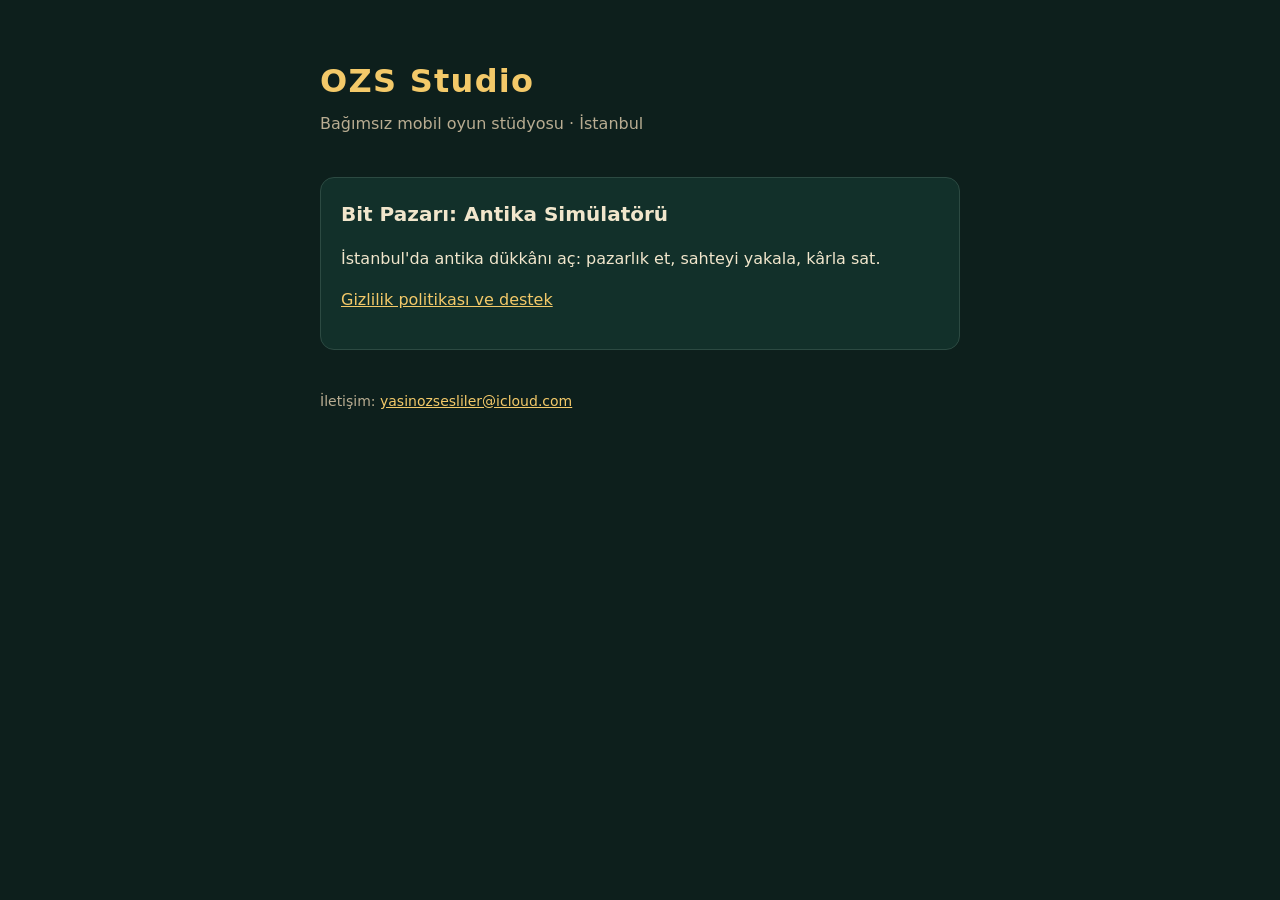
<file: index.html>
<!doctype html><html lang="tr"><head><meta charset="utf-8"><meta name="viewport" content="width=device-width,initial-scale=1">
<title>OZS Studio</title><meta name="description" content="OZS Studio: bağımsız mobil oyun stüdyosu.">
<style>:root{--bg:#0d1f1c;--ink:#f1e6cc;--gold:#f3c969;--mut:#b9ad92}body{margin:0;background:var(--bg);color:var(--ink);font:16px/1.6 system-ui,-apple-system,Segoe UI,Roboto,sans-serif}
main{max-width:640px;margin:0 auto;padding:56px 16px}h1{color:var(--gold);letter-spacing:.04em;margin:0 0 4px}p.s{color:var(--mut);margin:0 0 40px}
.g{border:1px solid #2c4a42;border-radius:14px;padding:20px;margin-bottom:16px;background:#12302a}.g h2{margin:0 0 6px;font-size:20px}a{color:var(--gold)}footer{color:var(--mut);font-size:14px;margin-top:40px}</style></head>
<body><main><h1>OZS Studio</h1><p class="s">Bağımsız mobil oyun stüdyosu · İstanbul</p>
<div class="g"><h2>Bit Pazarı: Antika Simülatörü</h2><p>İstanbul'da antika dükkânı aç: pazarlık et, sahteyi yakala, kârla sat.</p>
<p><a href="https://yasinozsesliler.github.io/bit-pazari/">Gizlilik politikası ve destek</a></p></div>
<footer>İletişim: <a href="mailto:yasinozsesliler@icloud.com">yasinozsesliler@icloud.com</a></footer></main></body></html>
</file>
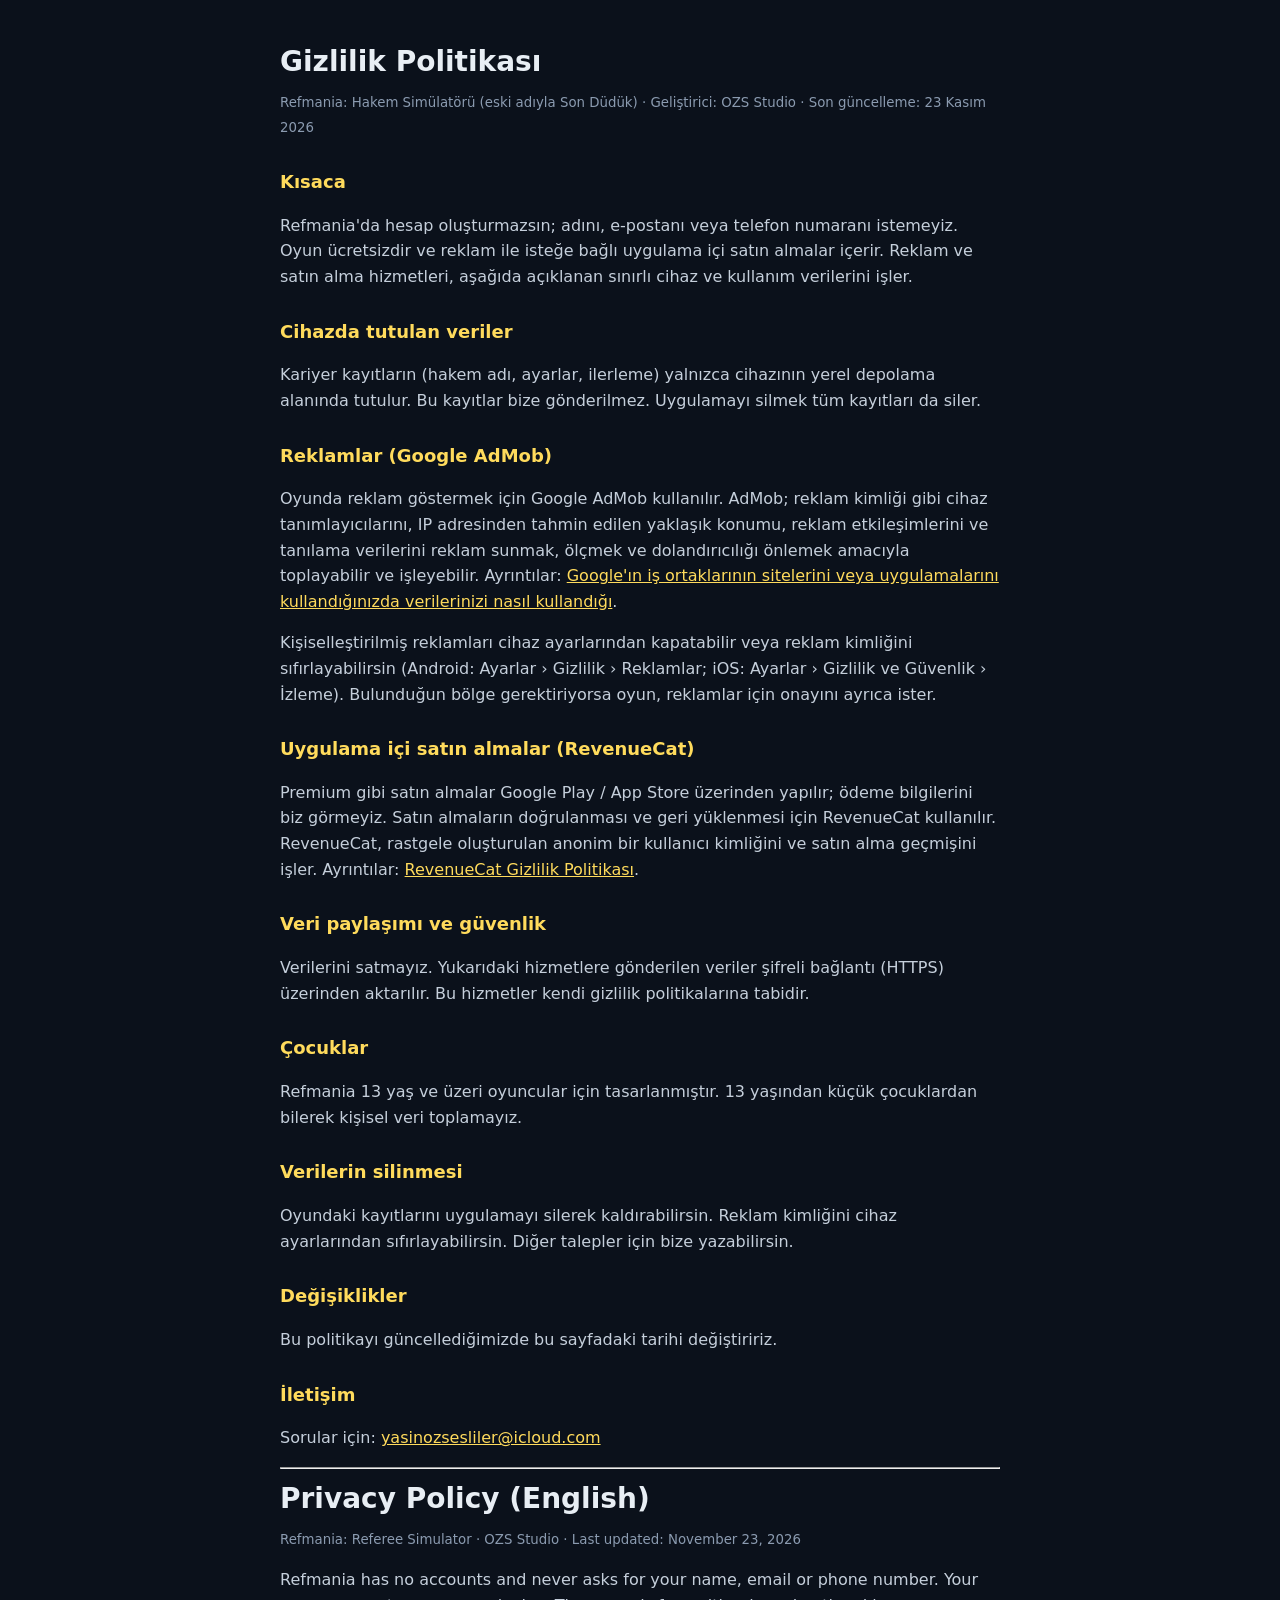
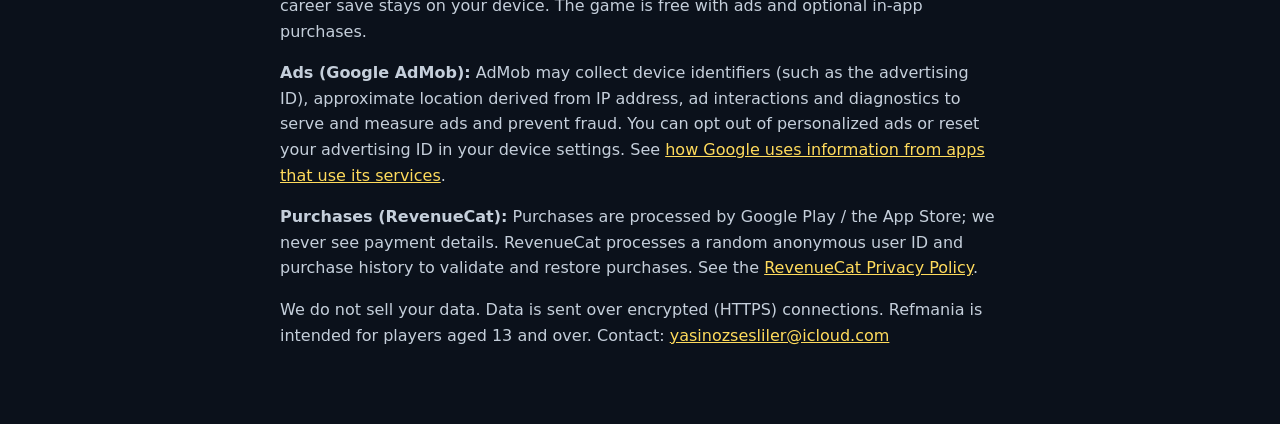
<file: site/son-duduk/privacy.html>
<!doctype html><html lang="tr"><head><meta charset="utf-8"><meta name="viewport" content="width=device-width,initial-scale=1"><title>Refmania – Gizlilik Politikası</title><link rel="stylesheet" href="style.css"></head><body><main>
<h1>Gizlilik Politikası</h1><small>Refmania: Hakem Simülatörü (eski adıyla Son Düdük) · Geliştirici: OZS Studio · Son güncelleme: 23 Kasım 2026</small>

<h2>Kısaca</h2><p>Refmania'da hesap oluşturmazsın; adını, e-postanı veya telefon numaranı istemeyiz. Oyun ücretsizdir ve reklam ile isteğe bağlı uygulama içi satın almalar içerir. Reklam ve satın alma hizmetleri, aşağıda açıklanan sınırlı cihaz ve kullanım verilerini işler.</p>

<h2>Cihazda tutulan veriler</h2><p>Kariyer kayıtların (hakem adı, ayarlar, ilerleme) yalnızca cihazının yerel depolama alanında tutulur. Bu kayıtlar bize gönderilmez. Uygulamayı silmek tüm kayıtları da siler.</p>

<h2>Reklamlar (Google AdMob)</h2><p>Oyunda reklam göstermek için Google AdMob kullanılır. AdMob; reklam kimliği gibi cihaz tanımlayıcılarını, IP adresinden tahmin edilen yaklaşık konumu, reklam etkileşimlerini ve tanılama verilerini reklam sunmak, ölçmek ve dolandırıcılığı önlemek amacıyla toplayabilir ve işleyebilir. Ayrıntılar: <a href="https://policies.google.com/technologies/partner-sites">Google'ın iş ortaklarının sitelerini veya uygulamalarını kullandığınızda verilerinizi nasıl kullandığı</a>.</p>
<p>Kişiselleştirilmiş reklamları cihaz ayarlarından kapatabilir veya reklam kimliğini sıfırlayabilirsin (Android: Ayarlar › Gizlilik › Reklamlar; iOS: Ayarlar › Gizlilik ve Güvenlik › İzleme). Bulunduğun bölge gerektiriyorsa oyun, reklamlar için onayını ayrıca ister.</p>

<h2>Uygulama içi satın almalar (RevenueCat)</h2><p>Premium gibi satın almalar Google Play / App Store üzerinden yapılır; ödeme bilgilerini biz görmeyiz. Satın almaların doğrulanması ve geri yüklenmesi için RevenueCat kullanılır. RevenueCat, rastgele oluşturulan anonim bir kullanıcı kimliğini ve satın alma geçmişini işler. Ayrıntılar: <a href="https://www.revenuecat.com/privacy">RevenueCat Gizlilik Politikası</a>.</p>

<h2>Veri paylaşımı ve güvenlik</h2><p>Verilerini satmayız. Yukarıdaki hizmetlere gönderilen veriler şifreli bağlantı (HTTPS) üzerinden aktarılır. Bu hizmetler kendi gizlilik politikalarına tabidir.</p>

<h2>Çocuklar</h2><p>Refmania 13 yaş ve üzeri oyuncular için tasarlanmıştır. 13 yaşından küçük çocuklardan bilerek kişisel veri toplamayız.</p>

<h2>Verilerin silinmesi</h2><p>Oyundaki kayıtlarını uygulamayı silerek kaldırabilirsin. Reklam kimliğini cihaz ayarlarından sıfırlayabilirsin. Diğer talepler için bize yazabilirsin.</p>

<h2>Değişiklikler</h2><p>Bu politikayı güncellediğimizde bu sayfadaki tarihi değiştiririz.</p>

<h2>İletişim</h2><p>Sorular için: <a href="mailto:yasinozsesliler@icloud.com">yasinozsesliler@icloud.com</a></p>

<hr>
<h1 lang="en">Privacy Policy (English)</h1><small>Refmania: Referee Simulator · OZS Studio · Last updated: November 23, 2026</small>
<p>Refmania has no accounts and never asks for your name, email or phone number. Your career save stays on your device. The game is free with ads and optional in-app purchases.</p>
<p><b>Ads (Google AdMob):</b> AdMob may collect device identifiers (such as the advertising ID), approximate location derived from IP address, ad interactions and diagnostics to serve and measure ads and prevent fraud. You can opt out of personalized ads or reset your advertising ID in your device settings. See <a href="https://policies.google.com/technologies/partner-sites">how Google uses information from apps that use its services</a>.</p>
<p><b>Purchases (RevenueCat):</b> Purchases are processed by Google Play / the App Store; we never see payment details. RevenueCat processes a random anonymous user ID and purchase history to validate and restore purchases. See the <a href="https://www.revenuecat.com/privacy">RevenueCat Privacy Policy</a>.</p>
<p>We do not sell your data. Data is sent over encrypted (HTTPS) connections. Refmania is intended for players aged 13 and over. Contact: <a href="mailto:yasinozsesliler@icloud.com">yasinozsesliler@icloud.com</a></p>
</main></body></html>
</file>
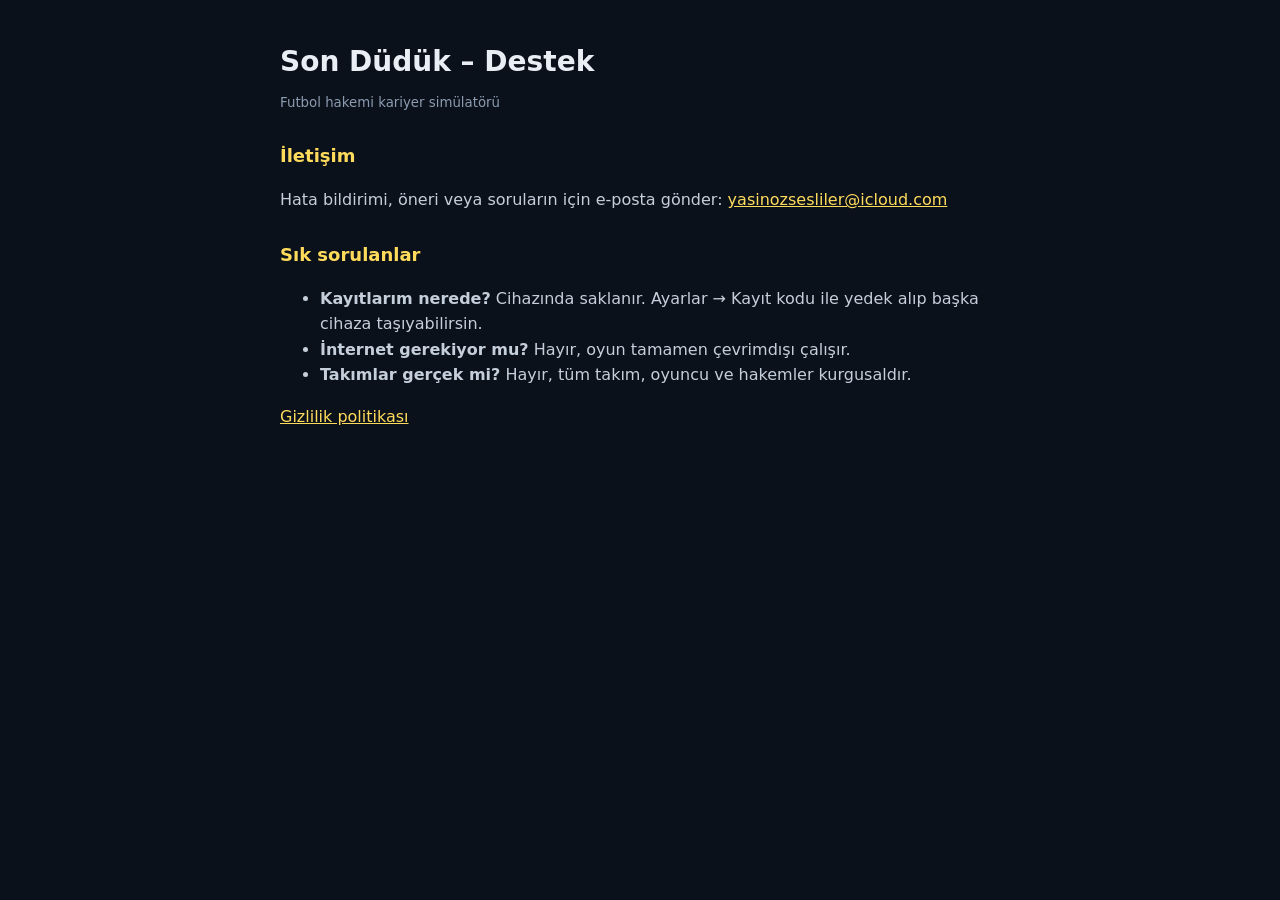
<file: site/son-duduk/support.html>
<!doctype html><html lang="tr"><head><meta charset="utf-8"><meta name="viewport" content="width=device-width,initial-scale=1"><title>Son Düdük – Destek</title><link rel="stylesheet" href="style.css"></head><body><main>
<h1>Son Düdük – Destek</h1><small>Futbol hakemi kariyer simülatörü</small>
<h2>İletişim</h2><p>Hata bildirimi, öneri veya soruların için e-posta gönder: <a href="mailto:yasinozsesliler@icloud.com">yasinozsesliler@icloud.com</a></p>
<h2>Sık sorulanlar</h2><ul>
<li><b>Kayıtlarım nerede?</b> Cihazında saklanır. Ayarlar → Kayıt kodu ile yedek alıp başka cihaza taşıyabilirsin.</li>
<li><b>İnternet gerekiyor mu?</b> Hayır, oyun tamamen çevrimdışı çalışır.</li>
<li><b>Takımlar gerçek mi?</b> Hayır, tüm takım, oyuncu ve hakemler kurgusaldır.</li></ul>
<p><a href="privacy.html">Gizlilik politikası</a></p>
</main></body></html>
</file>
<file: site/son-duduk/style.css>
:root{color-scheme:dark}body{margin:0;background:#0b111b;color:#e8eef4;font:16px/1.6 system-ui,-apple-system,"Segoe UI",sans-serif}main{max-width:720px;margin:0 auto;padding:40px 20px 60px}h1{font-size:28px;margin:0 0 4px}h2{font-size:18px;margin:28px 0 6px;color:#ffdb5c}p,li{color:#c5cfdb}a{color:#ffdb5c}small{color:#8b9bb0}
</file>
